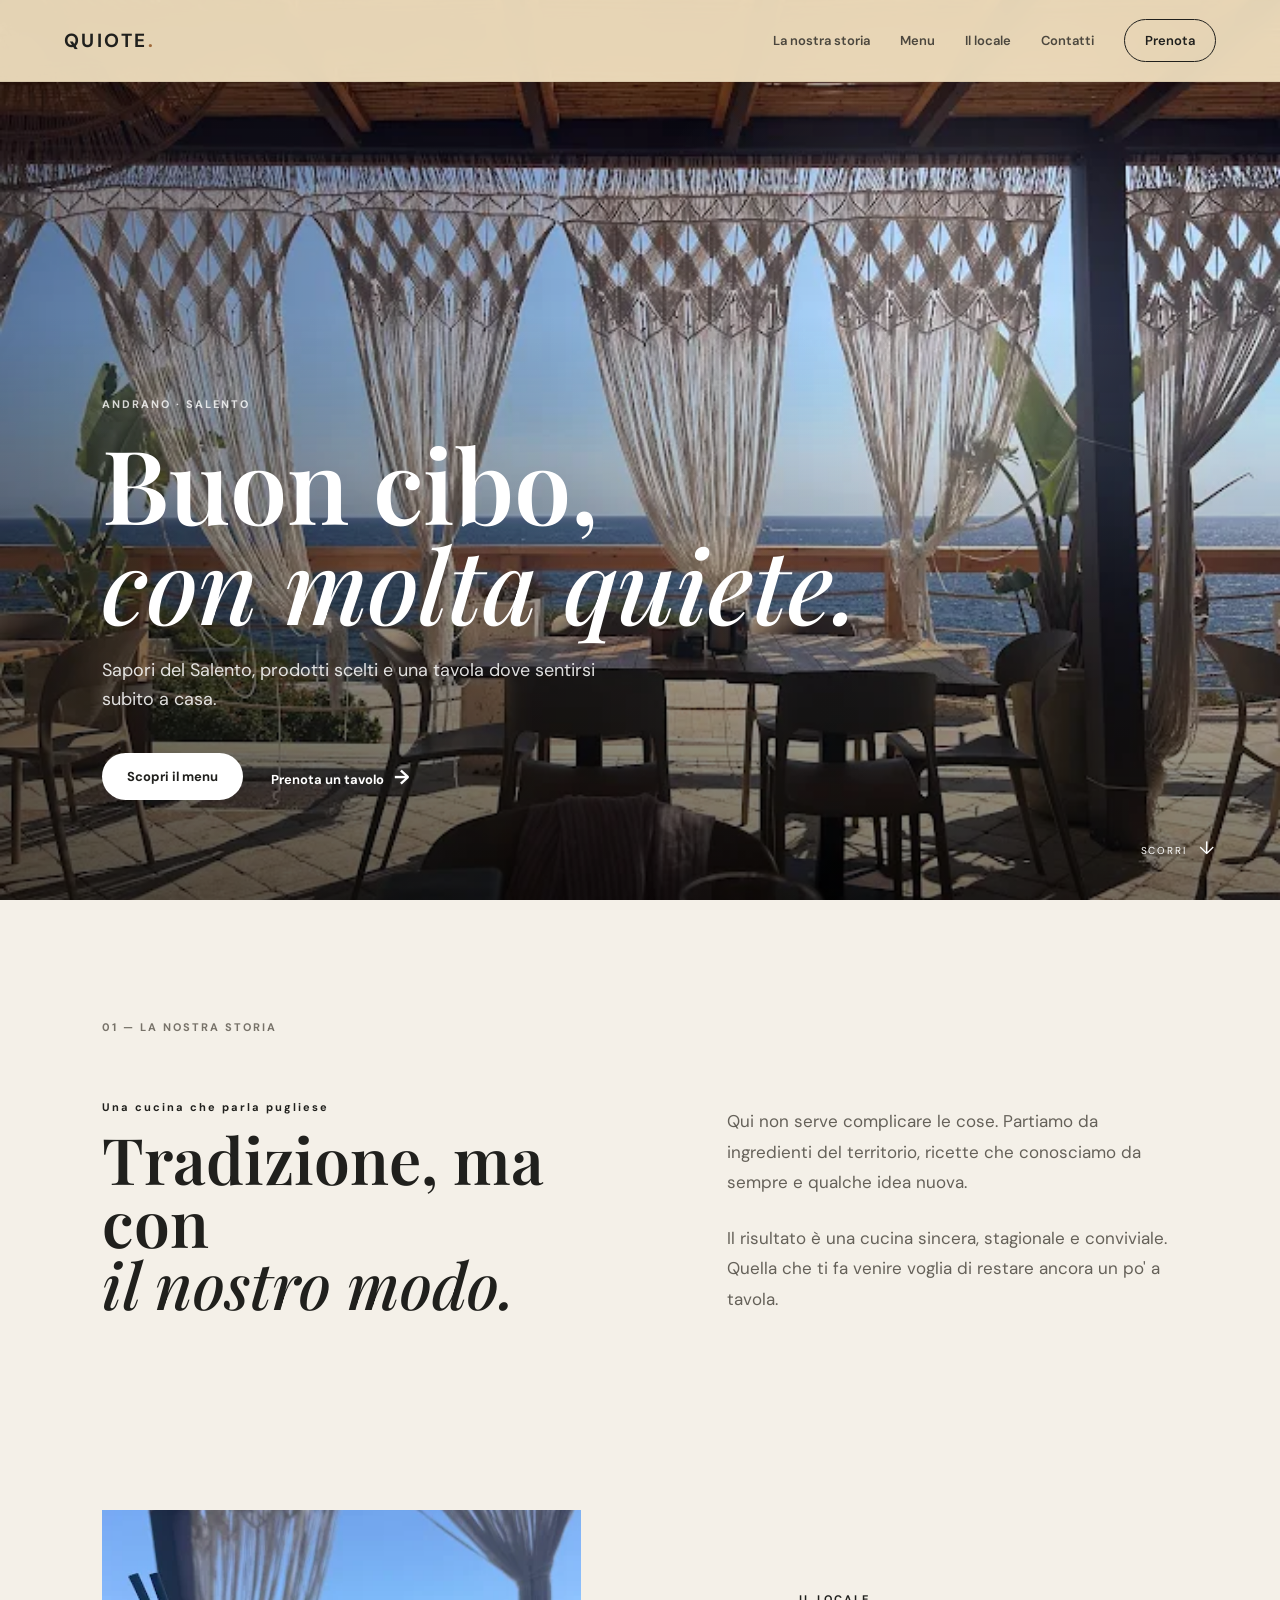
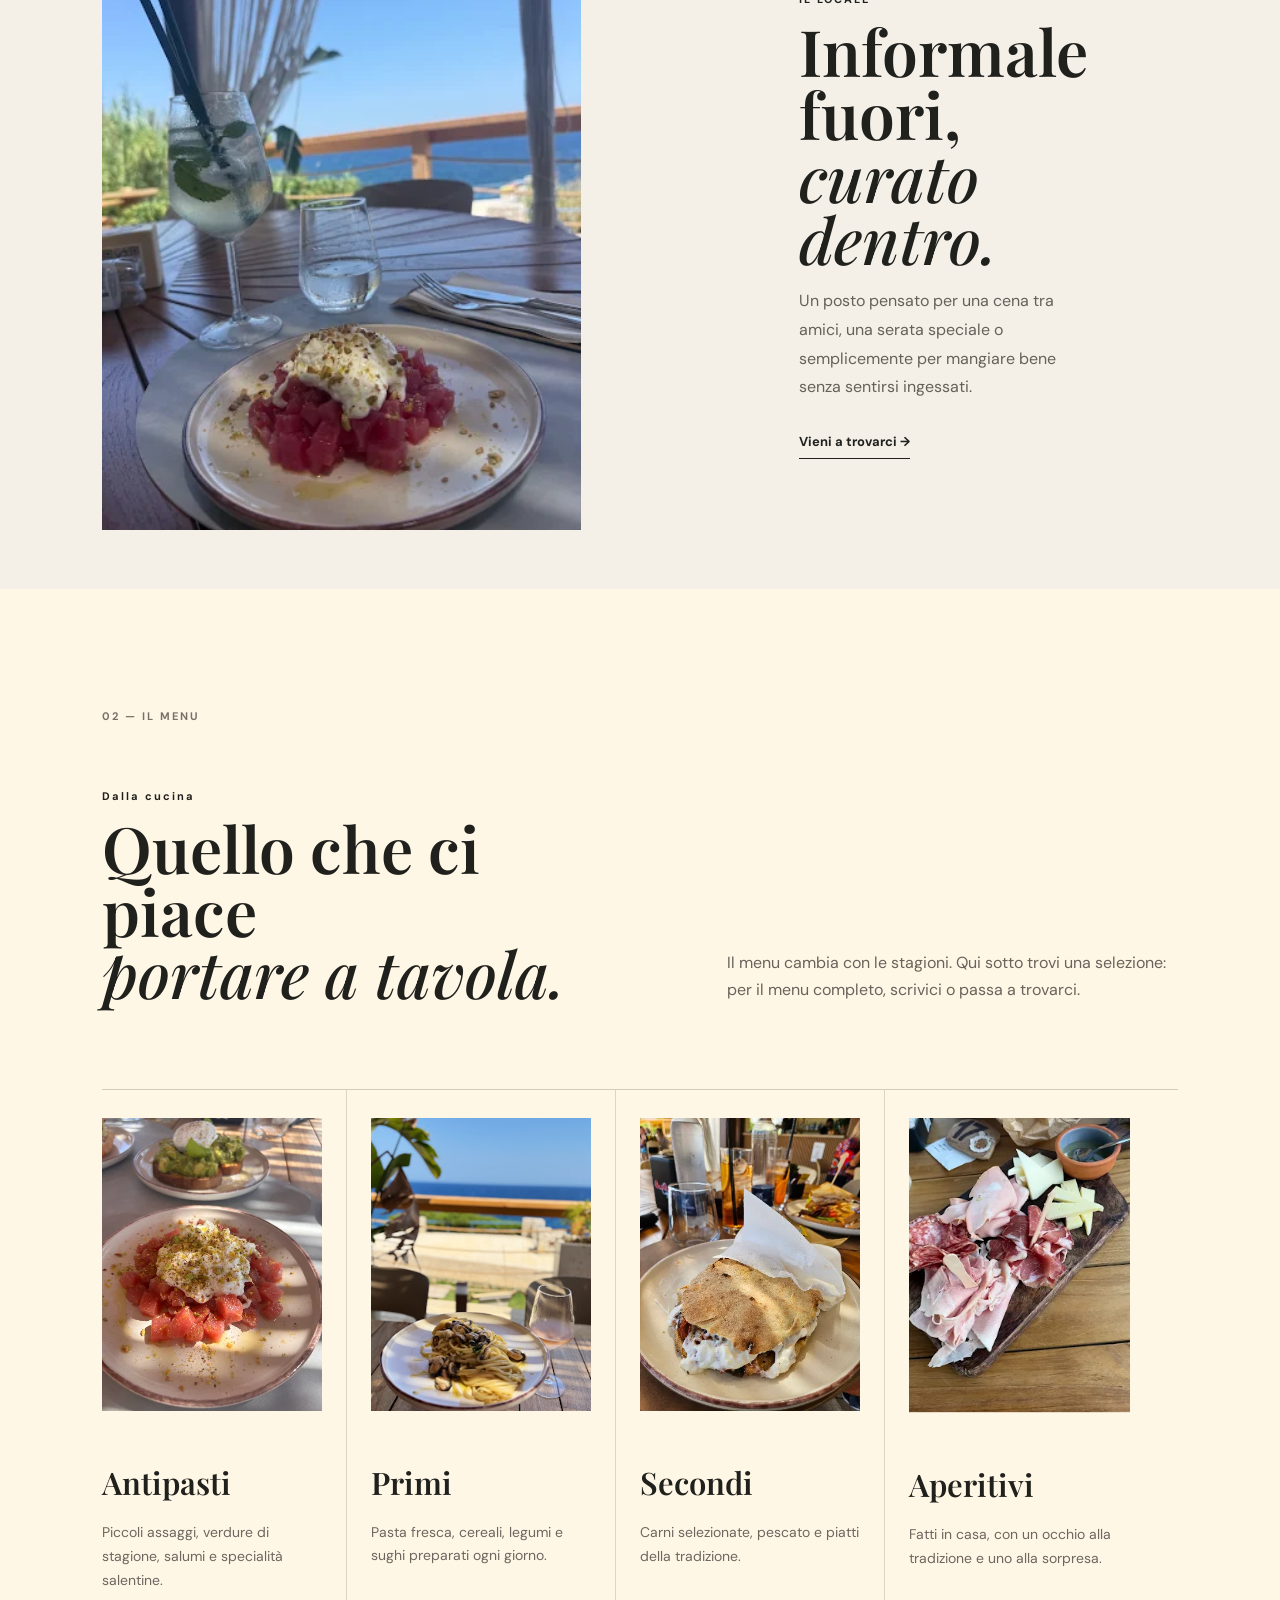
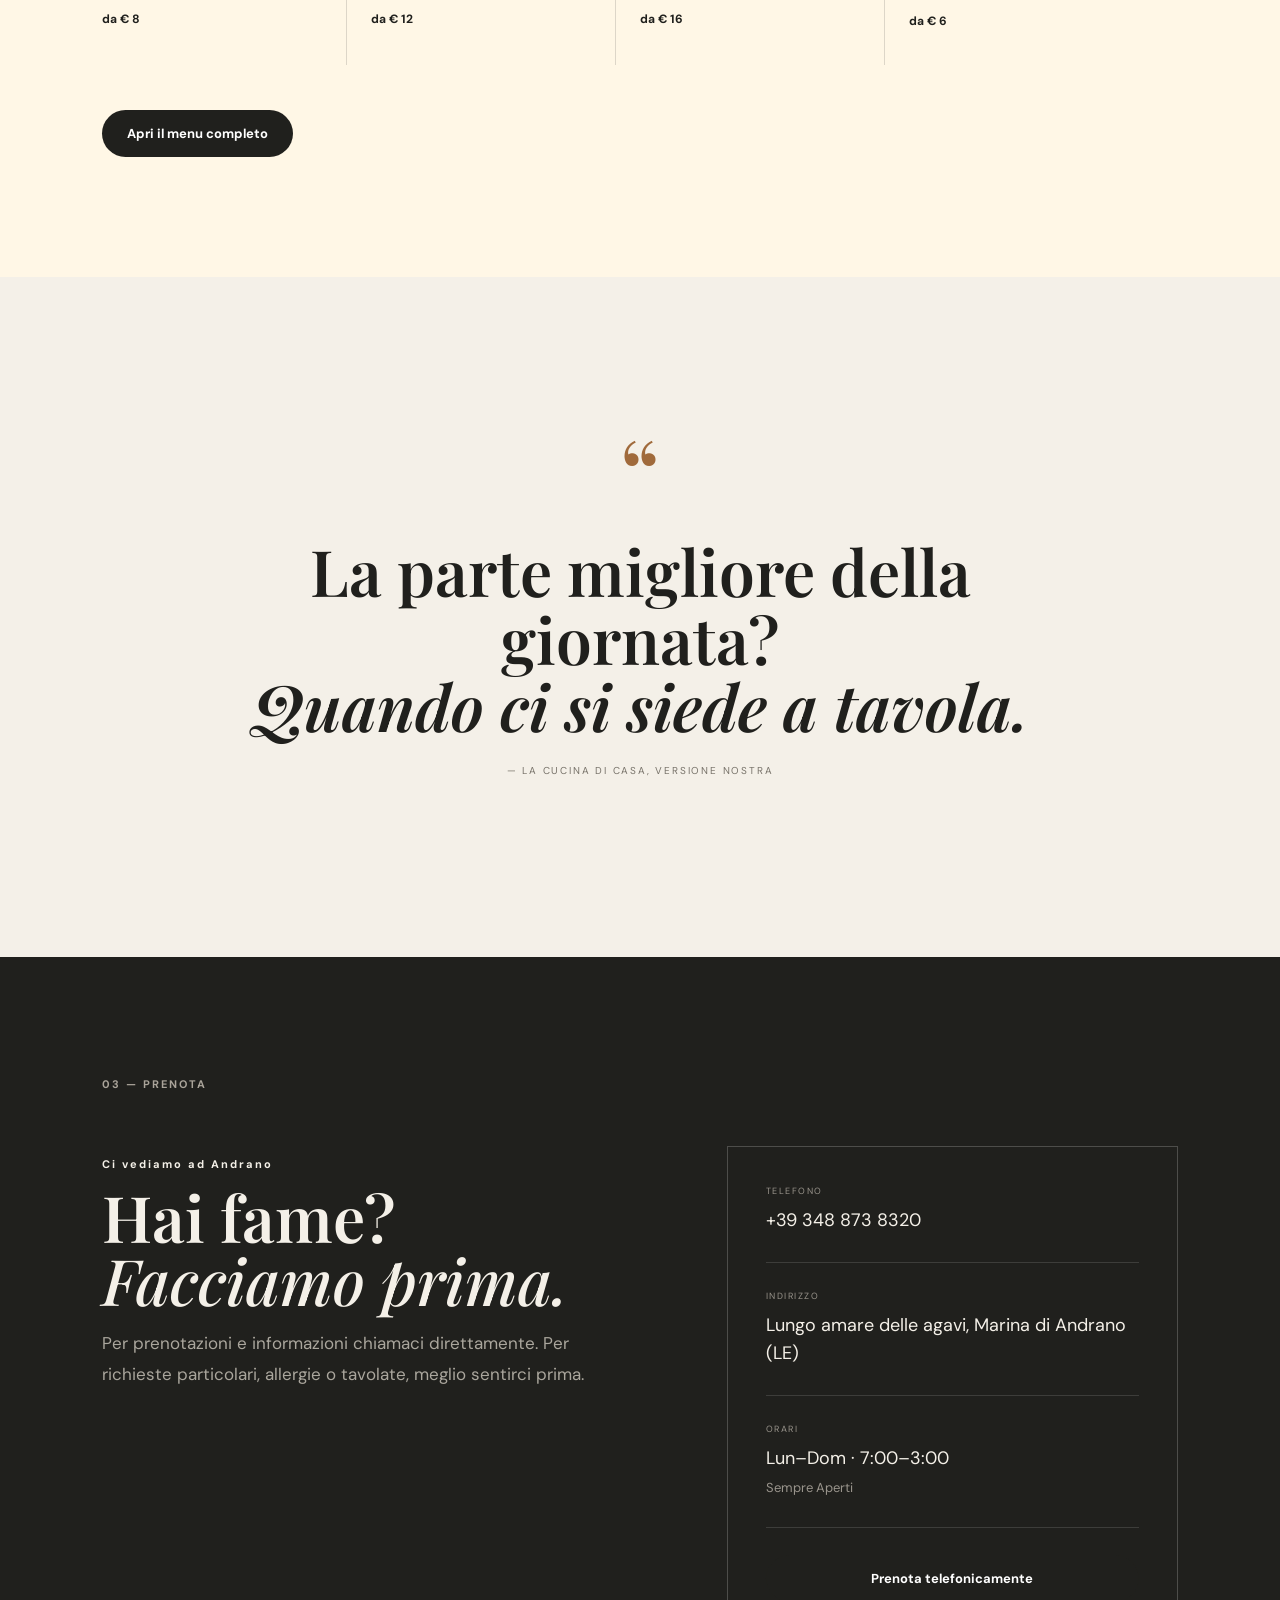
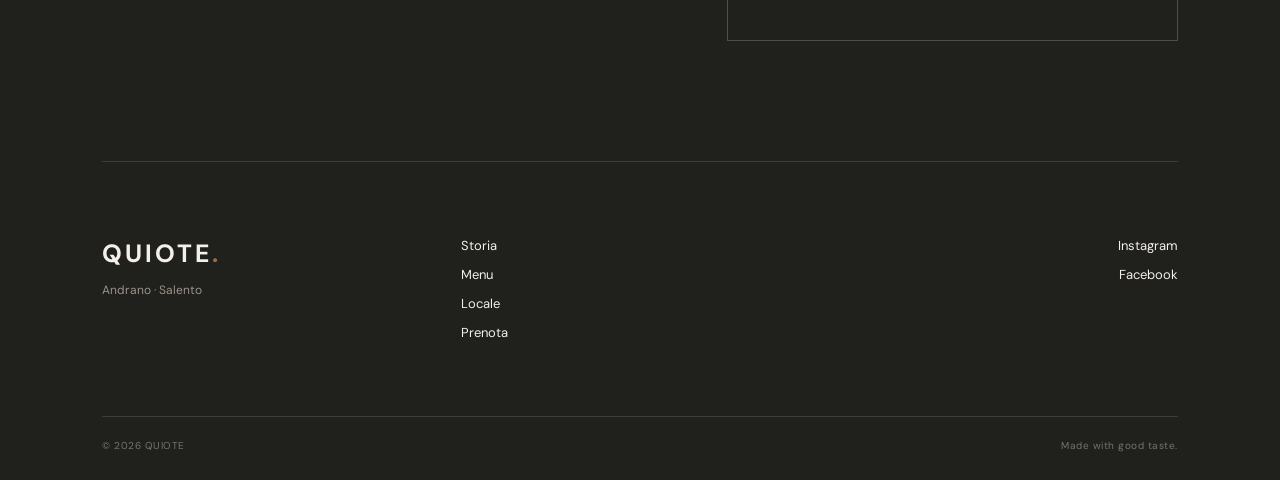
<file: index.html>
<!doctype html>
<html lang="it">

<head>
  <meta charset="utf-8">
  <meta name="viewport" content="width=device-width, initial-scale=1">
  <meta name="description"
    content="Ristorante ad Andrano - cucina salentina, atmosfera contemporanea e accoglienza informale.">
  <title>QUIOTE — </title>
  <link rel="preconnect" href="https://fonts.googleapis.com">
  <link rel="preconnect" href="https://fonts.gstatic.com" crossorigin>
  <link
    href="https://fonts.googleapis.com/css2?family=DM+Sans:wght@400;500;600;700&family=Playfair+Display:wght@500;600;700&display=swap"
    rel="stylesheet">
  <link rel="stylesheet" href="css/style.css">
</head>

<body>
  <header class="site-header" id="top">
    <a class="logo" href="#top">QUIOTE<span>.</span></a>
    <button class="menu-toggle" aria-label="Apri menu"
      aria-expanded="false"><span></span><span></span><span></span></button>
    <nav class="nav">
      <a href="#storia">La nostra storia</a>
      <a href="menu.html">Menu</a>
      <a href="#ambiente">Il locale</a>
      <a href="#contatti">Contatti</a>
      <a class="nav-cta" href="#prenota">Prenota</a>
    </nav>
  </header>

  <main>
    <section class="hero">
      <div class="hero-overlay"></div>
      <div class="hero-content">
        <p class="eyebrow">ANDRANO · SALENTO</p>
        <h1>Buon cibo,<br><em>con molta quiete.</em></h1>
        <p class="hero-text">Sapori del Salento, prodotti scelti e una tavola dove sentirsi subito a casa.</p>
        <div class="hero-actions">
          <a class="button button-light" href="menu.html">Scopri il menu</a>
          <a class="text-link" href="#prenota">Prenota un tavolo <span>→</span></a>
        </div>
      </div>
      <div class="scroll-note">SCORRI <span>↓</span></div>
    </section>

    <section class="intro section" id="storia">
      <div class="section-label">01 — LA NOSTRA STORIA</div>
      <div class="intro-grid">
        <div>
          <p class="kicker">Una cucina che parla pugliese</p>
          <h2>Tradizione, ma con<br><em>il nostro modo.</em></h2>
        </div>
        <div class="copy">
          <p>Qui non serve complicare le cose. Partiamo da ingredienti del territorio, ricette che conosciamo da sempre
            e qualche idea nuova.</p>
          <p>Il risultato è una cucina sincera, stagionale e conviviale. Quella che ti fa venire voglia di restare
            ancora un po' a tavola.</p>
        </div>
      </div>
    </section>

    <section class="feature section" id="ambiente">
      <div class="feature-image image-placeholder"></div>
      <div class="feature-copy">
        <p class="kicker">IL LOCALE</p>
        <h2>Informale fuori,<br><em>curato dentro.</em></h2>
        <p>Un posto pensato per una cena tra amici, una serata speciale o semplicemente per mangiare bene senza sentirsi
          ingessati.</p><a class="arrow-link" href="#contatti">Vieni a trovarci →</a>
      </div>
    </section>

    <section class="menu-section section" id="menu">
      <div class="section-label">02 — IL MENU</div>
      <div class="menu-heading">
        <div>
          <p class="kicker">Dalla cucina</p>
          <h2>Quello che ci piace<br><em>portare a tavola.</em></h2>
        </div>
        <p>Il menu cambia con le stagioni. Qui sotto trovi una selezione: per il menu completo, scrivici o passa a
          trovarci.</p>
      </div>
      <div class="menu-grid">
        <article>
          <img src="images/antipasto.png" alt="Antipasti" style="width: 100%; height: auto;" />
          <h3>Antipasti</h3>
          <p>Piccoli assaggi, verdure di stagione, salumi e specialità salentine.</p><b>da € 8</b>
        </article>
        <article>
          <img src="images/primo.png" alt="Primi" style="width: 100%; height: auto;" />
          <h3>Primi</h3>
          <p>Pasta fresca, cereali, legumi e sughi preparati ogni giorno.</p><b>da € 12</b>
        </article>
        <article>
          <img src="images/secondo.png" alt="Secondi" style="width: 100%; height: auto;" />
          <h3>Secondi</h3>
          <p>Carni selezionate, pescato e piatti della tradizione.</p><b>da € 16</b>
        </article>
        <article>
          <img src="images/aperitivo.png" alt="Aperitivi" style="width: 100%; height: auto;" />
          <h3>Aperitivi</h3>
          <p>Fatti in casa, con un occhio alla tradizione e uno alla sorpresa.</p><b>da € 6</b>
        </article>
      </div>
      <a class="button button-dark" href="menu.html" onclick="return false;">Apri il menu completo</a>
    </section>

    <section class="quote section">
      <div class="quote-mark">“</div>
      <blockquote>La parte migliore della giornata?<br><em>Quando ci si siede a tavola.</em></blockquote>
      <p>— LA CUCINA DI CASA, VERSIONE NOSTRA</p>
    </section>

    <section class="contact section" id="prenota">
      <div class="section-label">03 — PRENOTA</div>
      <div class="contact-grid">
        <div>
          <p class="kicker">Ci vediamo ad Andrano</p>
          <h2>Hai fame?<br><em>Facciamo prima.</em></h2>
          <p class="copy">Per prenotazioni e informazioni chiamaci direttamente. Per richieste particolari, allergie o
            tavolate, meglio sentirci prima.</p>
        </div>
        <div class="contact-card">
          <div><small>TELEFONO</small><a href="tel:+393488738320">+39 348 873 8320</a></div>
          <div><small>INDIRIZZO</small>
            <p>Lungo amare delle agavi, Marina di Andrano (LE)</p>
          </div>
          <div><small>ORARI</small>
            <p>Lun–Dom · 7:00–3:00<br><span>Sempre Aperti</span></p>
          </div>
          <a class="button button-dark full" href="tel:+393488738320">Prenota telefonicamente</a>
        </div>
      </div>
    </section>
  </main>

  <footer id="contatti">
    <div class="footer-main">
      <div><a class="logo footer-logo" href="#top">QUIOTE<span>.</span></a>
        <p>Andrano · Salento</p>
      </div>
      <div class="footer-links"><a href="#storia">Storia</a><a href="#menu">Menu</a><a href="#ambiente">Locale</a><a
          href="#prenota">Prenota</a></div>
      <div class="social"><a href="#">Instagram</a><a href="#">Facebook</a></div>
    </div>
    <div class="footer-bottom"><span>© 2026 QUIOTE</span><span>Made with good taste.</span></div>
  </footer>
  <script src="js/main.js"></script>
</body>

</html>
</file>
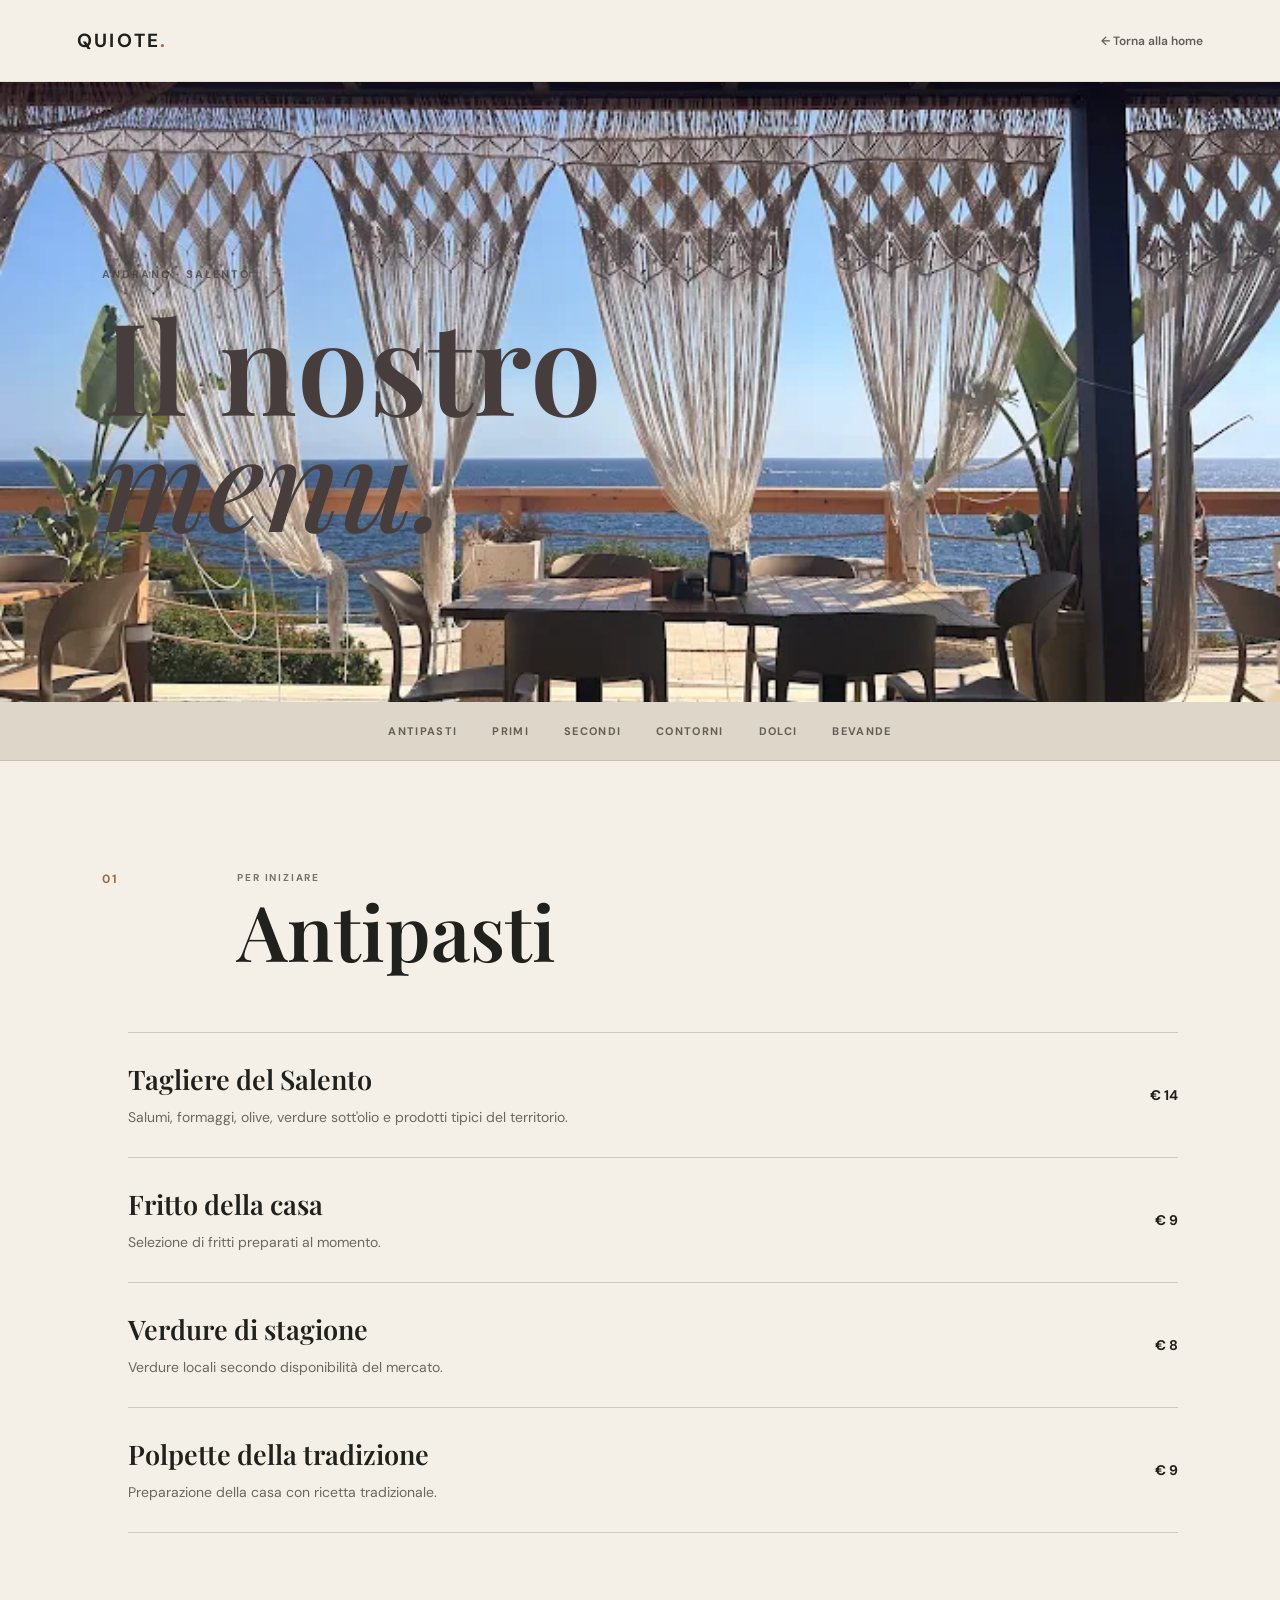
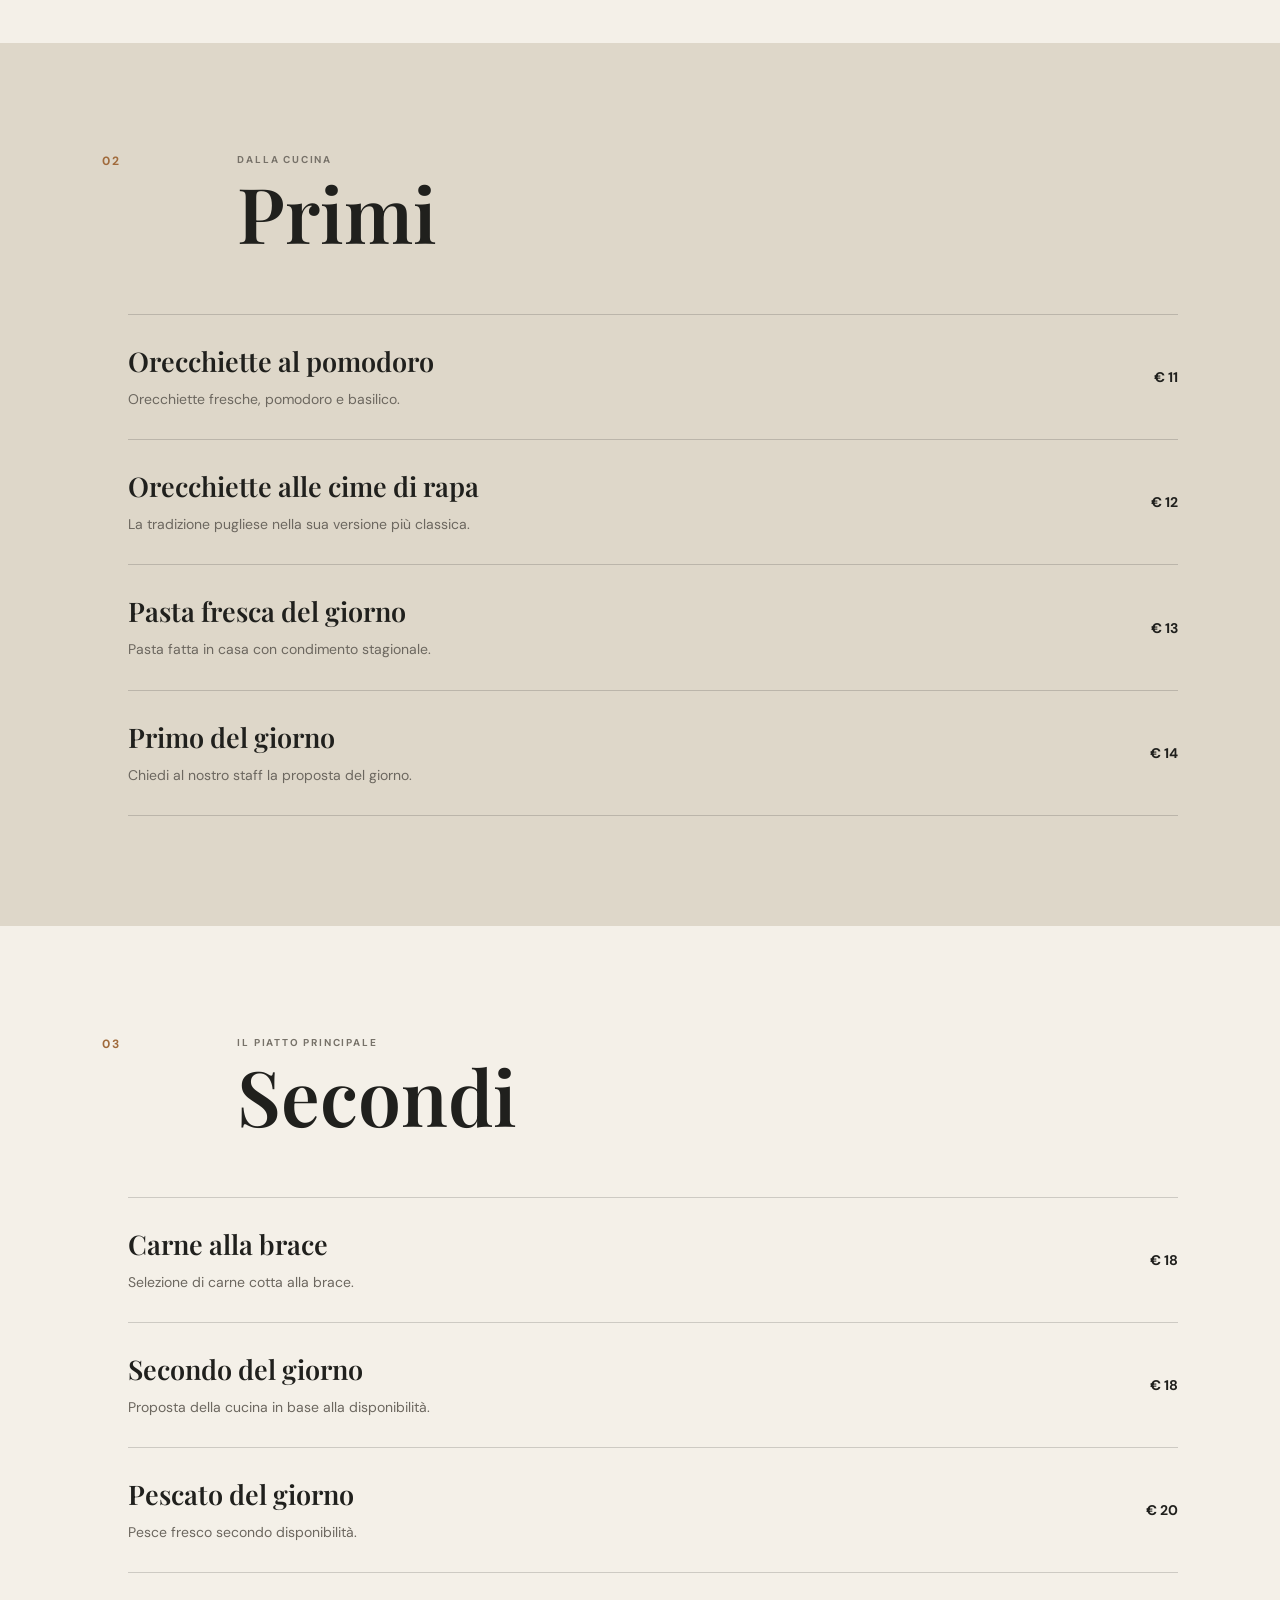
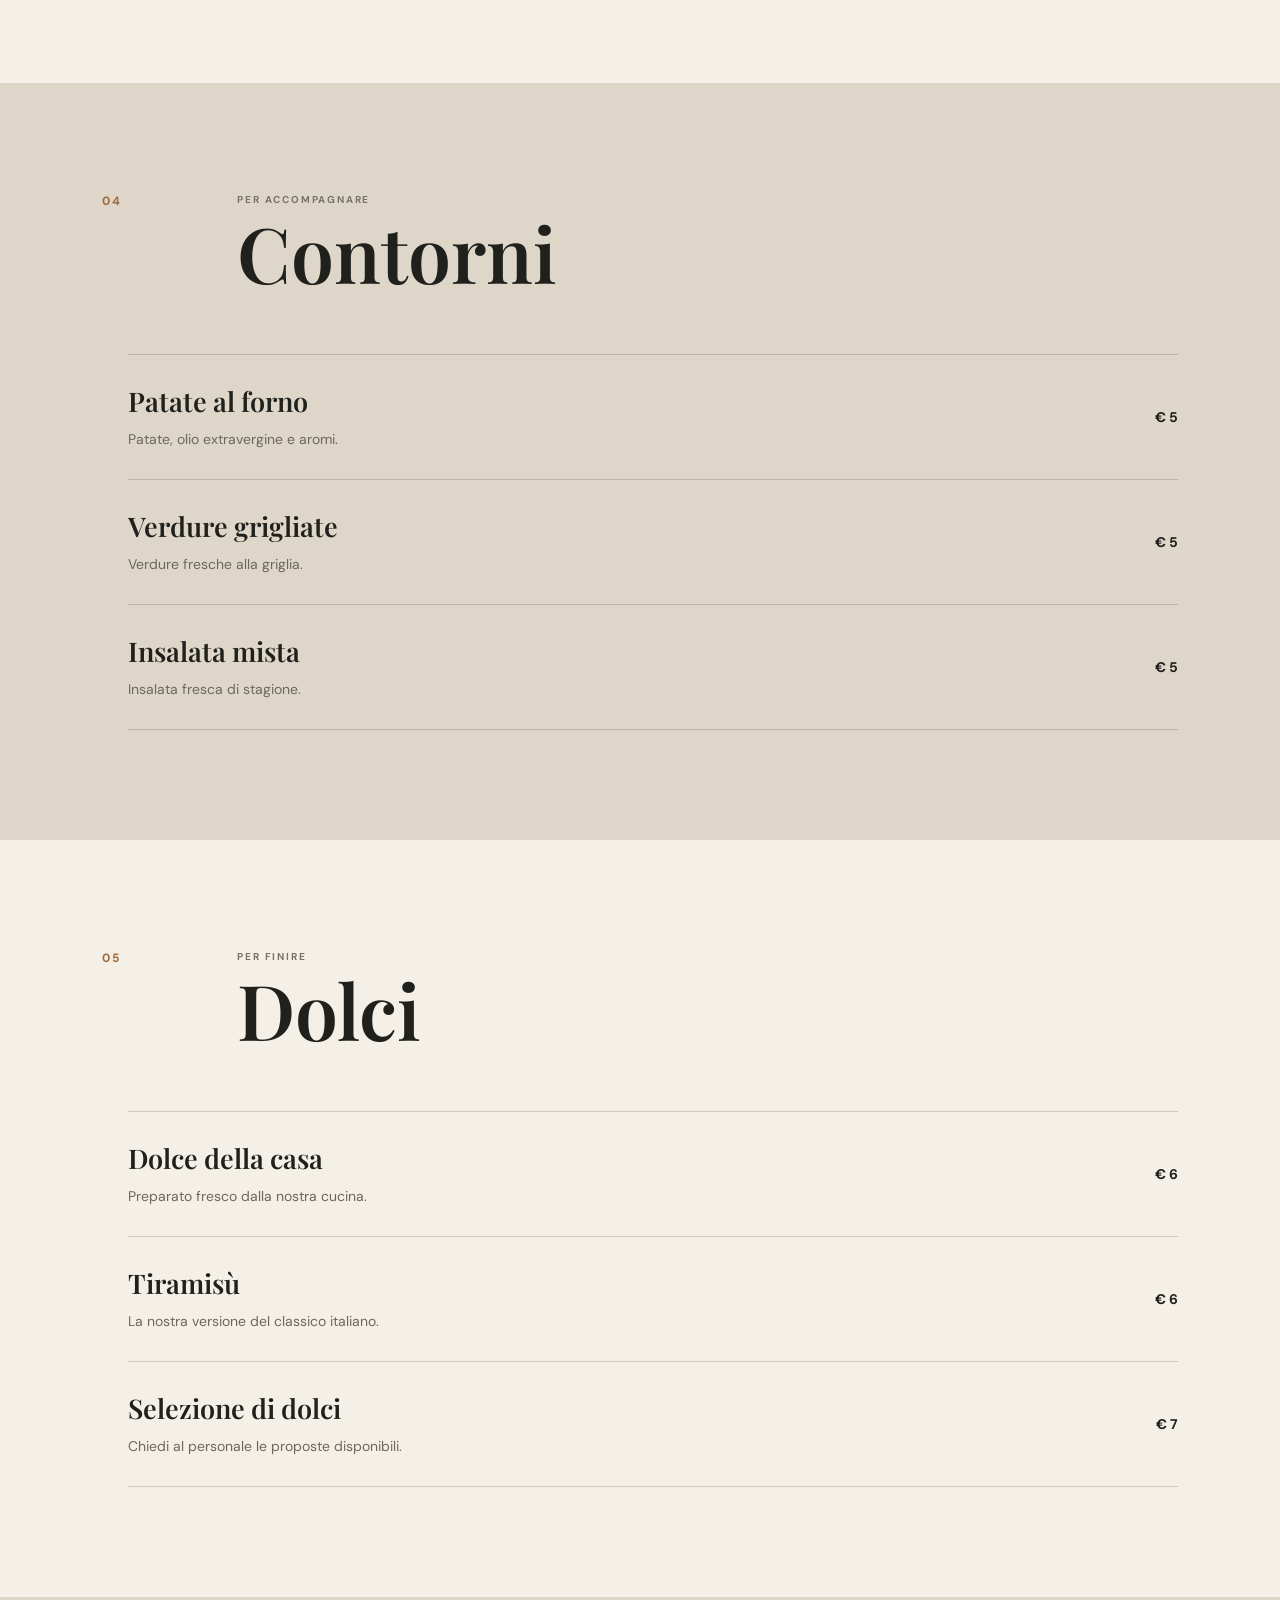
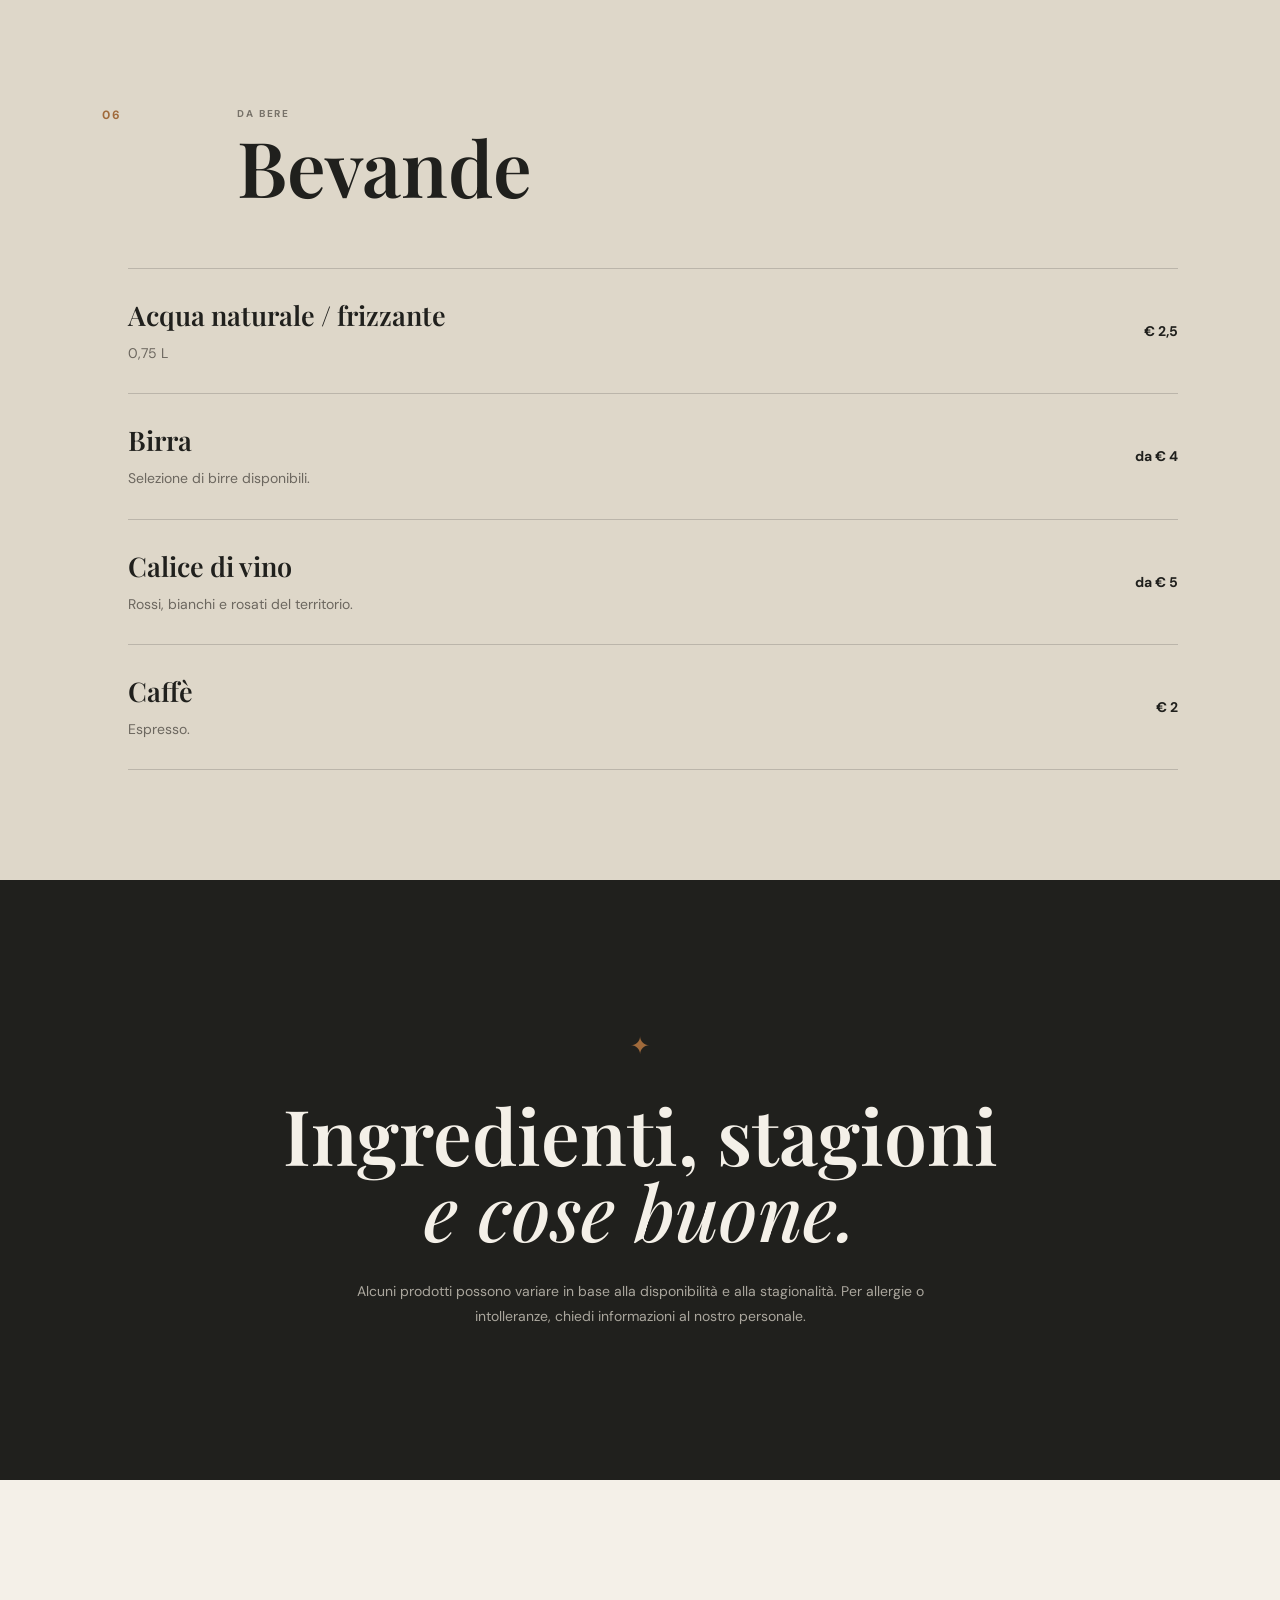
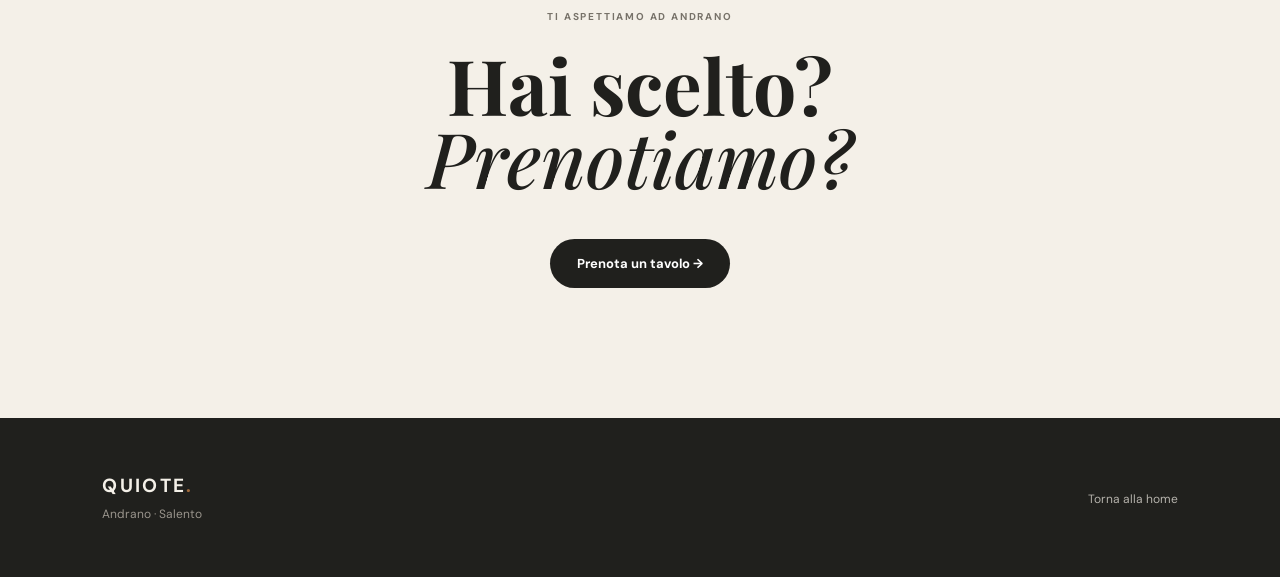
<file: menu.html>
<!doctype html>
<html lang="it">

<head>
    <meta charset="utf-8">
    <meta name="viewport" content="width=device-width, initial-scale=1">

    <meta name="description"
        content="Il menu del nostro ristorante ad Andrano. Piatti della tradizione salentina, ingredienti del territorio e cucina contemporanea.">

    <title>Menu — QUIOTE · Andrano</title>

    <link rel="preconnect" href="https://fonts.googleapis.com">
    <link rel="preconnect" href="https://fonts.gstatic.com" crossorigin>

    <link
        href="https://fonts.googleapis.com/css2?family=DM+Sans:wght@400;500;600;700&family=Playfair+Display:wght@500;600;700&display=swap"
        rel="stylesheet">

    <link rel="stylesheet" href="css/menu.css">
</head>

<body>

    <header class="menu-header">

        <a href="index.html" class="menu-logo">
            QUIOTE<span>.</span>
        </a>

        <a href="index.html" class="back-home">
            ← Torna alla home
        </a>

    </header>


    <main>

        <!-- HERO -->

        <section class="menu-hero">

            <p class="menu-eyebrow">
                ANDRANO · SALENTO
            </p>

            <h1>
                Il nostro<br>
                <em>menu.</em>
            </h1>

        </section>


        <!-- NAVIGAZIONE MENU -->

        <nav class="menu-navigation">

            <a href="#antipasti">Antipasti</a>
            <a href="#primi">Primi</a>
            <a href="#secondi">Secondi</a>
            <a href="#contorni">Contorni</a>
            <a href="#dolci">Dolci</a>
            <a href="#bevande">Bevande</a>

        </nav>


        <!-- ANTIPASTI -->

        <section class="menu-category" id="antipasti">

            <div class="category-title">
                <span>01</span>

                <div>
                    <p>PER INIZIARE</p>
                    <h2>Antipasti</h2>
                </div>
            </div>

            <div class="menu-items">

                <article class="menu-item">
                    <div>
                        <h3>Tagliere del Salento</h3>
                        <p>
                            Salumi, formaggi, olive, verdure sott'olio e prodotti
                            tipici del territorio.
                        </p>
                    </div>
                    <strong>€ 14</strong>
                </article>

                <article class="menu-item">
                    <div>
                        <h3>Fritto della casa</h3>
                        <p>
                            Selezione di fritti preparati al momento.
                        </p>
                    </div>
                    <strong>€ 9</strong>
                </article>

                <article class="menu-item">
                    <div>
                        <h3>Verdure di stagione</h3>
                        <p>
                            Verdure locali secondo disponibilità del mercato.
                        </p>
                    </div>
                    <strong>€ 8</strong>
                </article>

                <article class="menu-item">
                    <div>
                        <h3>Polpette della tradizione</h3>
                        <p>
                            Preparazione della casa con ricetta tradizionale.
                        </p>
                    </div>
                    <strong>€ 9</strong>
                </article>

            </div>

        </section>


        <!-- PRIMI -->

        <section class="menu-category alternate" id="primi">

            <div class="category-title">
                <span>02</span>

                <div>
                    <p>DALLA CUCINA</p>
                    <h2>Primi</h2>
                </div>
            </div>

            <div class="menu-items">

                <article class="menu-item">
                    <div>
                        <h3>Orecchiette al pomodoro</h3>
                        <p>
                            Orecchiette fresche, pomodoro e basilico.
                        </p>
                    </div>
                    <strong>€ 11</strong>
                </article>

                <article class="menu-item">
                    <div>
                        <h3>Orecchiette alle cime di rapa</h3>
                        <p>
                            La tradizione pugliese nella sua versione più classica.
                        </p>
                    </div>
                    <strong>€ 12</strong>
                </article>

                <article class="menu-item">
                    <div>
                        <h3>Pasta fresca del giorno</h3>
                        <p>
                            Pasta fatta in casa con condimento stagionale.
                        </p>
                    </div>
                    <strong>€ 13</strong>
                </article>

                <article class="menu-item">
                    <div>
                        <h3>Primo del giorno</h3>
                        <p>
                            Chiedi al nostro staff la proposta del giorno.
                        </p>
                    </div>
                    <strong>€ 14</strong>
                </article>

            </div>

        </section>


        <!-- SECONDI -->

        <section class="menu-category" id="secondi">

            <div class="category-title">
                <span>03</span>

                <div>
                    <p>IL PIATTO PRINCIPALE</p>
                    <h2>Secondi</h2>
                </div>
            </div>

            <div class="menu-items">

                <article class="menu-item">
                    <div>
                        <h3>Carne alla brace</h3>
                        <p>
                            Selezione di carne cotta alla brace.
                        </p>
                    </div>
                    <strong>€ 18</strong>
                </article>

                <article class="menu-item">
                    <div>
                        <h3>Secondo del giorno</h3>
                        <p>
                            Proposta della cucina in base alla disponibilità.
                        </p>
                    </div>
                    <strong>€ 18</strong>
                </article>

                <article class="menu-item">
                    <div>
                        <h3>Pescato del giorno</h3>
                        <p>
                            Pesce fresco secondo disponibilità.
                        </p>
                    </div>
                    <strong>€ 20</strong>
                </article>

            </div>

        </section>


        <!-- CONTORNI -->

        <section class="menu-category alternate" id="contorni">

            <div class="category-title">
                <span>04</span>

                <div>
                    <p>PER ACCOMPAGNARE</p>
                    <h2>Contorni</h2>
                </div>
            </div>

            <div class="menu-items">

                <article class="menu-item">
                    <div>
                        <h3>Patate al forno</h3>
                        <p>
                            Patate, olio extravergine e aromi.
                        </p>
                    </div>
                    <strong>€ 5</strong>
                </article>

                <article class="menu-item">
                    <div>
                        <h3>Verdure grigliate</h3>
                        <p>
                            Verdure fresche alla griglia.
                        </p>
                    </div>
                    <strong>€ 5</strong>
                </article>

                <article class="menu-item">
                    <div>
                        <h3>Insalata mista</h3>
                        <p>
                            Insalata fresca di stagione.
                        </p>
                    </div>
                    <strong>€ 5</strong>
                </article>

            </div>

        </section>


        <!-- DOLCI -->

        <section class="menu-category" id="dolci">

            <div class="category-title">
                <span>05</span>

                <div>
                    <p>PER FINIRE</p>
                    <h2>Dolci</h2>
                </div>
            </div>

            <div class="menu-items">

                <article class="menu-item">
                    <div>
                        <h3>Dolce della casa</h3>
                        <p>
                            Preparato fresco dalla nostra cucina.
                        </p>
                    </div>
                    <strong>€ 6</strong>
                </article>

                <article class="menu-item">
                    <div>
                        <h3>Tiramisù</h3>
                        <p>
                            La nostra versione del classico italiano.
                        </p>
                    </div>
                    <strong>€ 6</strong>
                </article>

                <article class="menu-item">
                    <div>
                        <h3>Selezione di dolci</h3>
                        <p>
                            Chiedi al personale le proposte disponibili.
                        </p>
                    </div>
                    <strong>€ 7</strong>
                </article>

            </div>

        </section>


        <!-- BEVANDE -->

        <section class="menu-category alternate" id="bevande">

            <div class="category-title">
                <span>06</span>

                <div>
                    <p>DA BERE</p>
                    <h2>Bevande</h2>
                </div>
            </div>

            <div class="menu-items">

                <article class="menu-item">
                    <div>
                        <h3>Acqua naturale / frizzante</h3>
                        <p>0,75 L</p>
                    </div>
                    <strong>€ 2,5</strong>
                </article>

                <article class="menu-item">
                    <div>
                        <h3>Birra</h3>
                        <p>
                            Selezione di birre disponibili.
                        </p>
                    </div>
                    <strong>da € 4</strong>
                </article>

                <article class="menu-item">
                    <div>
                        <h3>Calice di vino</h3>
                        <p>
                            Rossi, bianchi e rosati del territorio.
                        </p>
                    </div>
                    <strong>da € 5</strong>
                </article>

                <article class="menu-item">
                    <div>
                        <h3>Caffè</h3>
                        <p>
                            Espresso.
                        </p>
                    </div>
                    <strong>€ 2</strong>
                </article>

            </div>

        </section>


        <!-- NOTA -->

        <section class="menu-note">

            <div class="note-symbol">✦</div>

            <h2>
                Ingredienti, stagioni<br>
                <em>e cose buone.</em>
            </h2>

            <p>
                Alcuni prodotti possono variare in base alla disponibilità
                e alla stagionalità. Per allergie o intolleranze,
                chiedi informazioni al nostro personale.
            </p>

        </section>


        <!-- PRENOTAZIONE -->

        <section class="menu-booking">

            <p>TI ASPETTIAMO AD ANDRANO</p>

            <h2>
                Hai scelto?<br>
                <em>Prenotiamo?</em>
            </h2>

            <a href="index.html#prenota" class="menu-button">
                Prenota un tavolo →
            </a>

        </section>

    </main>


    <footer class="menu-footer">

        <div>
            <a href="index.html" class="menu-logo">
                QUIOTE<span>.</span>
            </a>

            <p>Andrano · Salento</p>
        </div>

        <div>
            <a href="index.html">Torna alla home</a>
        </div>

    </footer>

</body>

</html>
</file>
<file: css/style.css>
* {
    box-sizing: border-box
}

html {
    scroll-behavior: smooth
}

body {
    margin: 0;
    background: #f4f0e8;
    color: #20201d;
    font-family: "DM Sans", sans-serif
}

a {
    text-decoration: none;
    color: inherit
}

.site-header {
    position: fixed;
    z-index: 20;
    top: 0;
    left: 0;
    right: 0;
    height: 82px;
    padding: 0 5vw;
    display: flex;
    align-items: center;
    justify-content: space-between;
    background: rgba(250, 233, 200, 0.9);
    backdrop-filter: blur(12px);
    border-bottom: 1px solid rgba(32, 32, 29, .08)
}

.logo {
    font-weight: 700;
    letter-spacing: .12em;
    font-size: 19px
}

.logo span {
    color: #a06a3b
}

.nav {
    display: flex;
    align-items: center;
    gap: 30px;
    font-size: 13px;
    font-weight: 600
}

.nav a:not(.nav-cta) {
    opacity: .78
}

.nav a:hover {
    opacity: 1
}

.nav-cta {
    padding: 12px 20px;
    border: 1px solid #20201d;
    border-radius: 99px
}

.menu-toggle {
    display: none;
    border: 0;
    background: none;
    padding: 8px
}

.hero {
    min-height: 100vh;
    position: relative;
    display: flex;
    align-items: flex-end;
    padding: 150px 8vw 100px;
    background: url(../images/quioteinterno.png) center/cover no-repeat;
    overflow: hidden;
    color: #fff
}

.hero:after {
    content: "";
    position: absolute;
    inset: 0;
    background: radial-gradient(circle at 75% 35%, rgba(255, 255, 255, .17), transparent 30%), linear-gradient(90deg, rgba(0, 0, 0, .35), transparent 70%)
}

.hero-overlay {
    position: absolute;
    inset: 0;
    background: linear-gradient(0deg, rgba(0, 0, 0, .55), transparent 65%);
    z-index: 1
}

.hero-content {
    position: relative;
    z-index: 2;
    max-width: 850px
}

.eyebrow,
.kicker,
.section-label {
    font-size: 11px;
    letter-spacing: .18em;
    font-weight: 700
}

.eyebrow {
    opacity: .8
}

.hero h1,
h2 {
    font-family: "Playfair Display", serif;
    font-weight: 600;
    line-height: .98
}

.hero h1 {
    font-size: clamp(54px, 8vw, 112px);
    margin: 22px 0
}

.hero h1 em,
h2 em {
    font-weight: 500
}

.hero-text {
    max-width: 540px;
    font-size: 18px;
    line-height: 1.65;
    color: rgba(255, 255, 255, .86)
}

.hero-actions {
    display: flex;
    align-items: center;
    gap: 28px;
    margin-top: 38px
}

.button {
    display: inline-flex;
    align-items: center;
    justify-content: center;
    padding: 15px 25px;
    border-radius: 99px;
    font-size: 13px;
    font-weight: 700;
    transition: .25s
}

.button-light {
    background: #fff;
    color: #20201d
}

.button-dark {
    background: #20201d;
    color: #fff
}

.button:hover {
    transform: translateY(-2px)
}

.text-link {
    font-size: 13px;
    font-weight: 700
}

.text-link span {
    font-size: 20px;
    margin-left: 7px
}

.scroll-note {
    position: absolute;
    z-index: 2;
    right: 5vw;
    bottom: 40px;
    font-size: 10px;
    letter-spacing: .18em
}

.scroll-note span {
    font-size: 18px;
    margin-left: 8px
}

.section {
    padding: 120px 8vw
}

.section-label {
    color: #777269;
    margin-bottom: 55px
}

.intro-grid,
.feature,
.menu-heading,
.contact-grid {
    display: grid;
    grid-template-columns: 1.1fr 1fr;
    gap: 10vw
}

.intro h2,
.feature h2,
.menu-heading h2,
.contact h2 {
    font-size: clamp(44px, 5vw, 76px);
    margin: 14px 0
}

.copy {
    max-width: 540px;
    font-size: 17px;
    line-height: 1.8;
    color: #656159
}

.copy p+p {
    margin-top: 25px
}

.feature {
    padding-top: 40px;
    padding-bottom: 40px;
    align-items: center
}

.feature-image {
    min-height: 620px;
    background: url(../images/fotometa.png) center/cover no-repeat;
    display: grid;
    place-items: center;
    color: rgba(255, 255, 255, .65);
    font-size: 11px;
    letter-spacing: .14em
}

.feature-copy {
    padding: 7vw
}

.feature-copy>p:not(.kicker) {
    line-height: 1.8;
    color: #656159;
    max-width: 450px
}

.arrow-link {
    font-size: 13px;
    font-weight: 700;
    border-bottom: 1px solid #20201d;
    padding-bottom: 8px;
    display: inline-block;
    margin-top: 15px
}

.menu-section {
    background: #fff7e6
}

.menu-heading>p {
    align-self: end;
    line-height: 1.7;
    color: #68635b;
    max-width: 470px
}

.menu-grid {
    display: grid;
    grid-template-columns: repeat(4, 1fr);
    margin: 70px 0 45px;
    border-top: 1px solid rgba(32, 32, 29, .2)
}

.menu-grid article {

    padding: 28px 24px 35px 0;
    border-right: 1px solid rgba(32, 32, 29, .15);
    margin-right: 24px
}

.menu-grid article:last-child {
    border-right: 0
}

.menu-grid span {
    font-size: 11px;
    color: #8b6b4d
}

.menu-grid h3 {
    font: 600 31px "Playfair Display", serif;
    margin: 45px 0 18px
}

.menu-grid p {
    font-size: 14px;
    line-height: 1.7;
    color: #6c675f;
    min-height: 72px
}

.menu-grid b {
    font-size: 12px
}

.quote {
    text-align: center;
    padding-top: 170px;
    padding-bottom: 170px
}

.quote-mark {
    font: 100px "Playfair Display", serif;
    line-height: .5;
    color: #a06a3b
}

.quote blockquote {
    font: 600 clamp(38px, 5vw, 68px)/1.05 "Playfair Display", serif;
    margin: 40px auto 25px;
    max-width: 900px
}

.quote p {
    font-size: 10px;
    letter-spacing: .18em;
    color: #777269
}

.contact {
    background: #20201d;
    color: #f4f0e8
}

.contact .section-label {
    color: #aaa49a
}

.contact-grid {
    align-items: start
}

.contact h2 {
    margin-top: 15px
}

.contact .copy {
    color: #aaa69d
}

.contact-card {
    border: 1px solid rgba(255, 255, 255, .2);
    padding: 38px
}

.contact-card>div {
    padding: 0 0 27px;
    margin-bottom: 27px;
    border-bottom: 1px solid rgba(255, 255, 255, .13)
}

.contact-card small {
    display: block;
    font-size: 9px;
    letter-spacing: .17em;
    color: #99948c;
    margin-bottom: 10px
}

.contact-card a:not(.button),
.contact-card p {
    font-size: 18px;
    margin: 0;
    line-height: 1.55
}

.contact-card span {
    font-size: 13px;
    color: #99948c
}

.full {
    width: 100%
}

footer {
    background: #20201d;
    color: #f4f0e8;
    padding: 0 8vw 28px
}

.footer-main {
    padding: 75px 0;
    display: grid;
    grid-template-columns: 1fr 1fr 1fr;
    border-top: 1px solid rgba(255, 255, 255, .13)
}

.footer-logo {
    font-size: 25px
}

.footer-main p {
    font-size: 12px;
    color: #99948c
}

.footer-links,
.social {
    display: flex;
    flex-direction: column;
    gap: 12px;
    font-size: 13px
}

.social {
    align-items: flex-end
}

.footer-bottom {
    border-top: 1px solid rgba(255, 255, 255, .13);
    padding-top: 22px;
    display: flex;
    justify-content: space-between;
    color: #77736d;
    font-size: 10px;
    letter-spacing: .05em
}

@media(max-width:800px) {
    .site-header {
        height: 70px;
        padding: 0 6vw
    }

    .menu-toggle {
        display: block;
        z-index: 22
    }

    .menu-toggle span {
        display: block;
        width: 24px;
        height: 2px;
        background: #20201d;
        margin: 5px
    }

    .nav {
        position: absolute;
        top: 70px;
        left: 0;
        right: 0;
        padding: 25px 6vw 35px;
        background: #f4f0e8;
        display: none;
        flex-direction: column;
        align-items: flex-start;
        gap: 22px;
        border-bottom: 1px solid rgba(32, 32, 29, .1)
    }

    .nav.open {
        display: flex
    }

    .hero {
        padding: 130px 6vw 90px
    }

    .hero h1 {
        font-size: 57px
    }

    .hero-text {
        font-size: 16px
    }

    .hero-actions {
        align-items: flex-start;
        flex-direction: column;
        gap: 20px
    }

    .section {
        padding: 85px 6vw
    }

    .intro-grid,
    .feature,
    .menu-heading,
    .contact-grid {
        grid-template-columns: 1fr;
        gap: 35px
    }

    .feature {
        padding-top: 0
    }

    .feature-image {
        min-height: 400px
    }

    .feature-copy {
        padding: 0
    }

    .menu-grid {
        grid-template-columns: 1fr 1fr
    }

    .menu-grid article:nth-child(2) {
        border-right: 0
    }

    .quote {
        padding-top: 110px;
        padding-bottom: 110px
    }

    .contact-card {
        padding: 25px
    }

    .footer-main {
        grid-template-columns: 1fr 1fr;
        gap: 40px
    }

    .footer-main>div:first-child {
        grid-column: 1/-1
    }

    .social {
        align-items: flex-start
    }

    .footer-bottom {
        gap: 15px;
        flex-direction: column
    }
}

@media(max-width:480px) {
    .menu-grid {
        grid-template-columns: 1fr
    }

    .menu-grid article {
        border-right: 0;
        border-bottom: 1px solid rgba(32, 32, 29, .15);
        margin-right: 0
    }

    .menu-grid article:last-child {
        border-bottom: 0
    }

    .hero h1 {
        font-size: 49px
    }
}
</file>
<file: css/menu.css>
* {
    box-sizing: border-box;
}

html {
    scroll-behavior: smooth;
}

body {
    margin: 0;
    background: #f4f0e8;
    color: #20201d;
    font-family: "DM Sans", sans-serif;
}

a {
    color: inherit;
    text-decoration: none;
}


/* =========================
   HEADER
========================= */

.menu-header {
    height: 82px;
    padding: 0 6vw;

    display: flex;
    align-items: center;
    justify-content: space-between;

    position: sticky;
    top: 0;
    z-index: 20;

    background: rgba(244, 240, 232, 0.94);
    backdrop-filter: blur(12px);

    border-bottom: 1px solid rgba(32, 32, 29, 0.08);
}

.menu-logo {
    font-size: 19px;
    font-weight: 700;
    letter-spacing: .12em;
}

.menu-logo span {
    color: #a06a3b;
}

.back-home {
    font-size: 12px;
    font-weight: 600;
    opacity: .7;
    transition: .2s;
}

.back-home:hover {
    opacity: 1;
}


/* =========================
   HERO
========================= */

.menu-hero {
    min-height: 620px;

    padding: 120px 8vw 100px;

    display: flex;
    flex-direction: column;
    justify-content: center;

    background:
        url("../images/quioteinterno.png") center/cover no-repeat;

    color: rgb(71, 61, 61);
}

.menu-eyebrow {
    margin: 0 0 25px;

    font-size: 11px;
    font-weight: 700;
    letter-spacing: .18em;

    opacity: .75;
}

.menu-hero h1 {
    margin: 0;

    font-family: "Playfair Display", serif;

    font-size: clamp(65px, 10vw, 130px);

    line-height: .9;
    font-weight: 600;
}

.menu-hero h1 em {
    font-weight: 500;
}

.menu-hero>p:last-child {
    max-width: 570px;

    margin-top: 40px;

    font-size: 17px;
    line-height: 1.7;

    color: rgb(71, 61, 61);
}


/* =========================
   MENU NAVIGATION
========================= */

.menu-navigation {
    position: sticky;
    top: 82px;
    z-index: 10;

    display: flex;
    justify-content: center;
    gap: 35px;

    padding: 22px 6vw;

    background: #ded7c9;

    border-bottom: 1px solid rgba(32, 32, 29, .12);

    overflow-x: auto;
}

.menu-navigation a {
    white-space: nowrap;

    font-size: 11px;
    font-weight: 700;

    letter-spacing: .12em;

    text-transform: uppercase;

    opacity: .65;

    transition: .2s;
}

.menu-navigation a:hover {
    opacity: 1;
    color: #a06a3b;
}


/* =========================
   CATEGORIE
========================= */

.menu-category {
    padding: 110px 8vw;

    background: #f4f0e8;
}

.menu-category.alternate {
    background: #ded7c9;
}

.category-title {
    display: grid;

    grid-template-columns: 100px 1fr;

    gap: 35px;

    margin-bottom: 65px;
}

.category-title>span {
    color: #a06a3b;

    font-size: 12px;
    font-weight: 700;

    letter-spacing: .12em;
}

.category-title p {
    margin: 0 0 10px;

    font-size: 10px;
    font-weight: 700;

    letter-spacing: .18em;

    color: #777269;
}

.category-title h2 {
    margin: 0;

    font-family: "Playfair Display", serif;

    font-size: clamp(52px, 6vw, 80px);

    line-height: .95;

    font-weight: 600;
}


/* =========================
   PIATTI
========================= */

.menu-items {
    max-width: 1050px;

    margin-left: auto;
}

.menu-item {
    display: grid;

    grid-template-columns: 1fr auto;

    gap: 50px;

    padding: 28px 0;

    border-top: 1px solid rgba(32, 32, 29, .18);
}

.menu-item:last-child {
    border-bottom: 1px solid rgba(32, 32, 29, .18);
}

.menu-item h3 {
    margin: 0 0 9px;

    font-family: "Playfair Display", serif;

    font-size: 27px;
    font-weight: 600;
}

.menu-item p {
    margin: 0;

    max-width: 650px;

    color: #6c675f;

    font-size: 14px;
    line-height: 1.65;
}

.menu-item strong {
    align-self: center;

    font-size: 14px;
    font-weight: 700;

    white-space: nowrap;
}


/* =========================
   NOTA
========================= */

.menu-note {
    padding: 150px 8vw;

    text-align: center;

    background: #20201d;

    color: #f4f0e8;
}

.note-symbol {
    color: #a06a3b;

    font-size: 24px;

    margin-bottom: 35px;
}

.menu-note h2 {
    margin: 0 auto 30px;

    max-width: 850px;

    font-family: "Playfair Display", serif;

    font-size: clamp(45px, 6vw, 80px);

    line-height: 1;

    font-weight: 600;
}

.menu-note h2 em {
    font-weight: 500;
}

.menu-note p {
    max-width: 570px;

    margin: auto;

    color: #aaa69d;

    font-size: 14px;
    line-height: 1.8;
}


/* =========================
   PRENOTAZIONE
========================= */

.menu-booking {
    padding: 130px 8vw;

    text-align: center;

    background: #f4f0e8;
}

.menu-booking>p {
    margin: 0 0 25px;

    color: #777269;

    font-size: 10px;
    font-weight: 700;

    letter-spacing: .18em;
}

.menu-booking h2 {
    margin: 0 0 45px;

    font-family: "Playfair Display", serif;

    font-size: clamp(50px, 6vw, 80px);

    line-height: .95;
}

.menu-booking h2 em {
    font-weight: 500;
}

.menu-button {
    display: inline-flex;

    align-items: center;
    justify-content: center;

    padding: 16px 27px;

    border-radius: 100px;

    background: #20201d;
    color: #fff;

    font-size: 13px;
    font-weight: 700;

    transition: .25s;
}

.menu-button:hover {
    transform: translateY(-3px);
}


/* =========================
   FOOTER
========================= */

.menu-footer {
    padding: 55px 8vw;

    display: flex;

    justify-content: space-between;
    align-items: center;

    background: #20201d;

    color: #f4f0e8;
}

.menu-footer p {
    margin: 8px 0 0;

    color: #99948c;

    font-size: 12px;
}

.menu-footer>div:last-child a {
    font-size: 12px;

    opacity: .7;
}

.menu-footer>div:last-child a:hover {
    opacity: 1;
}


/* =========================
   MOBILE
========================= */

@media (max-width: 800px) {

    .menu-header {
        height: 70px;

        padding: 0 6vw;
    }

    .menu-navigation {
        top: 70px;

        justify-content: flex-start;

        gap: 25px;

        padding: 18px 6vw;
    }

    .menu-hero {
        min-height: 550px;

        padding: 100px 6vw 80px;
    }

    .menu-hero h1 {
        font-size: 65px;
    }

    .menu-hero>p:last-child {
        font-size: 15px;
    }

    .menu-category {
        padding: 80px 6vw;
    }

    .category-title {
        grid-template-columns: 45px 1fr;

        gap: 15px;

        margin-bottom: 45px;
    }

    .category-title h2 {
        font-size: 52px;
    }

    .menu-item {
        grid-template-columns: 1fr auto;

        gap: 20px;

        padding: 24px 0;
    }

    .menu-item h3 {
        font-size: 22px;
    }

    .menu-item p {
        font-size: 13px;
    }

    .menu-note {
        padding: 100px 6vw;
    }

    .menu-note h2 {
        font-size: 48px;
    }

    .menu-booking {
        padding: 100px 6vw;
    }

    .menu-footer {
        padding: 45px 6vw;

        flex-direction: column;

        align-items: flex-start;

        gap: 30px;
    }

}
</file>
